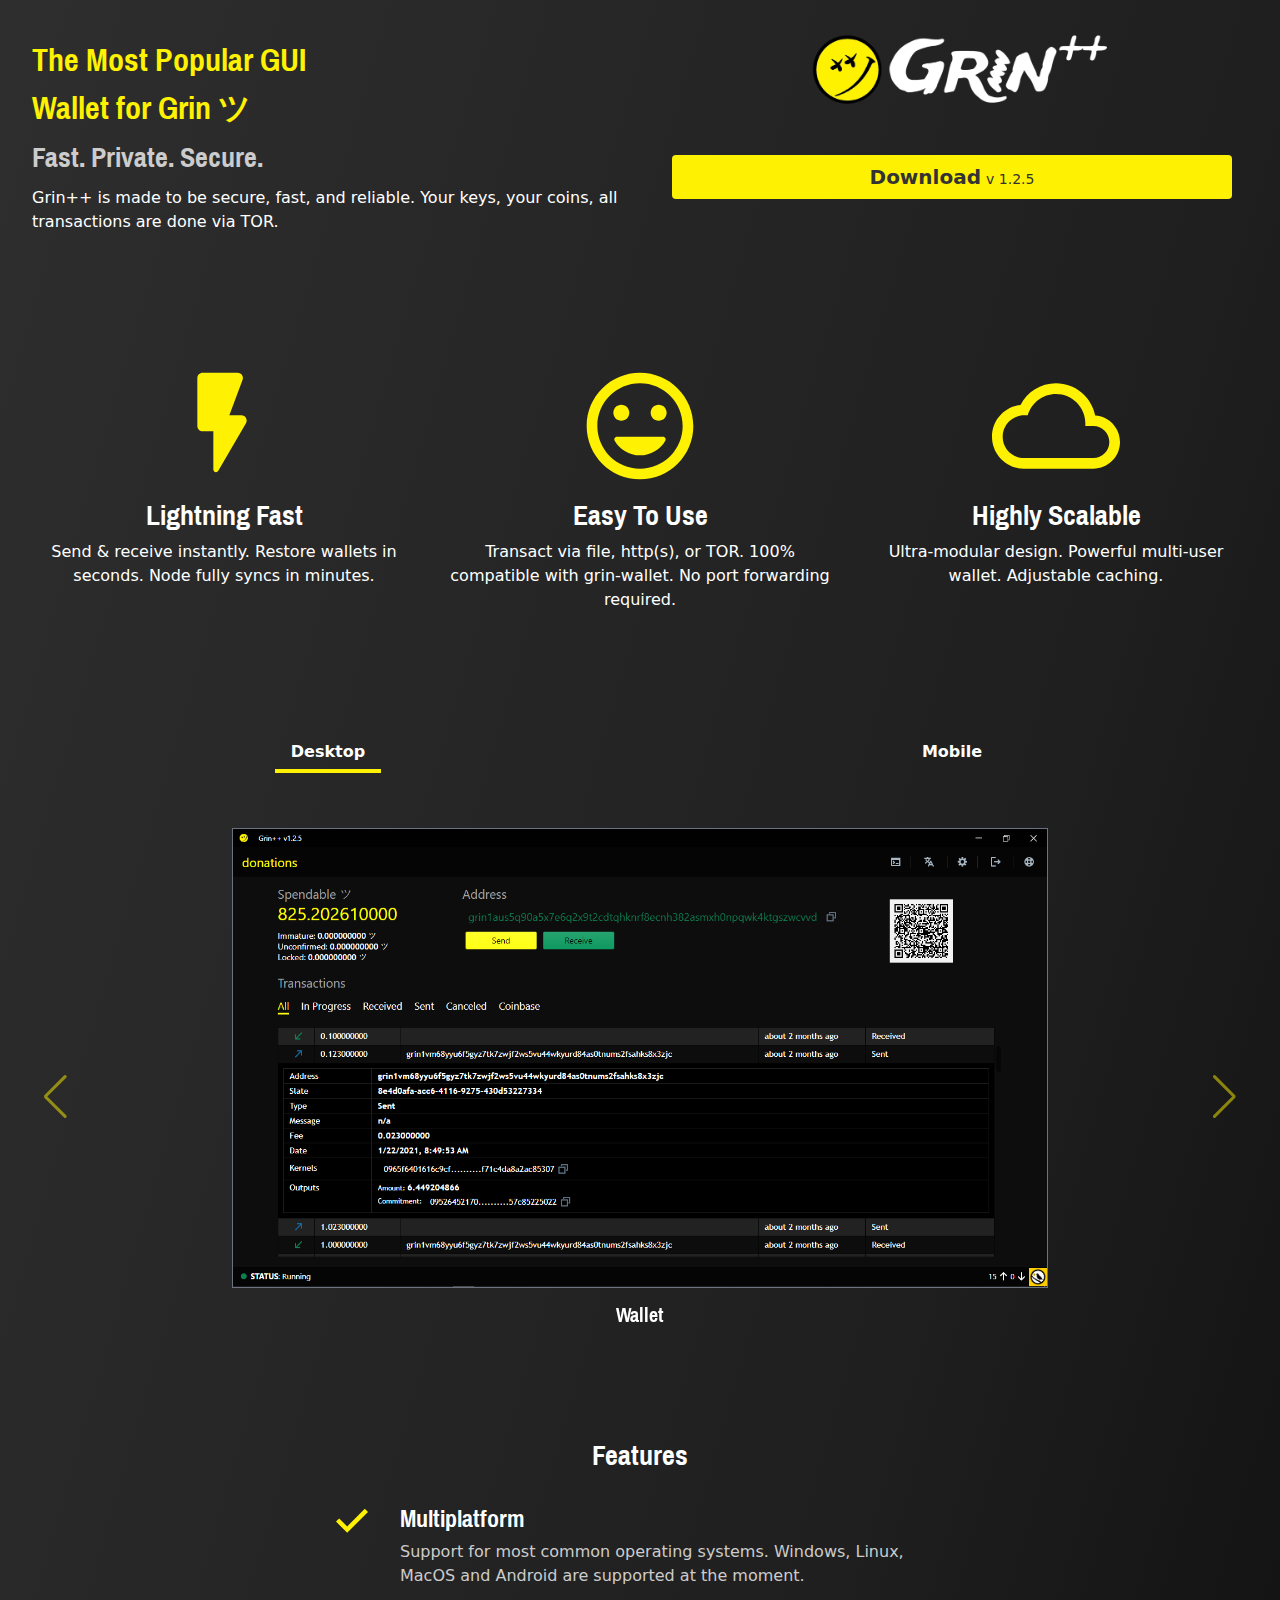
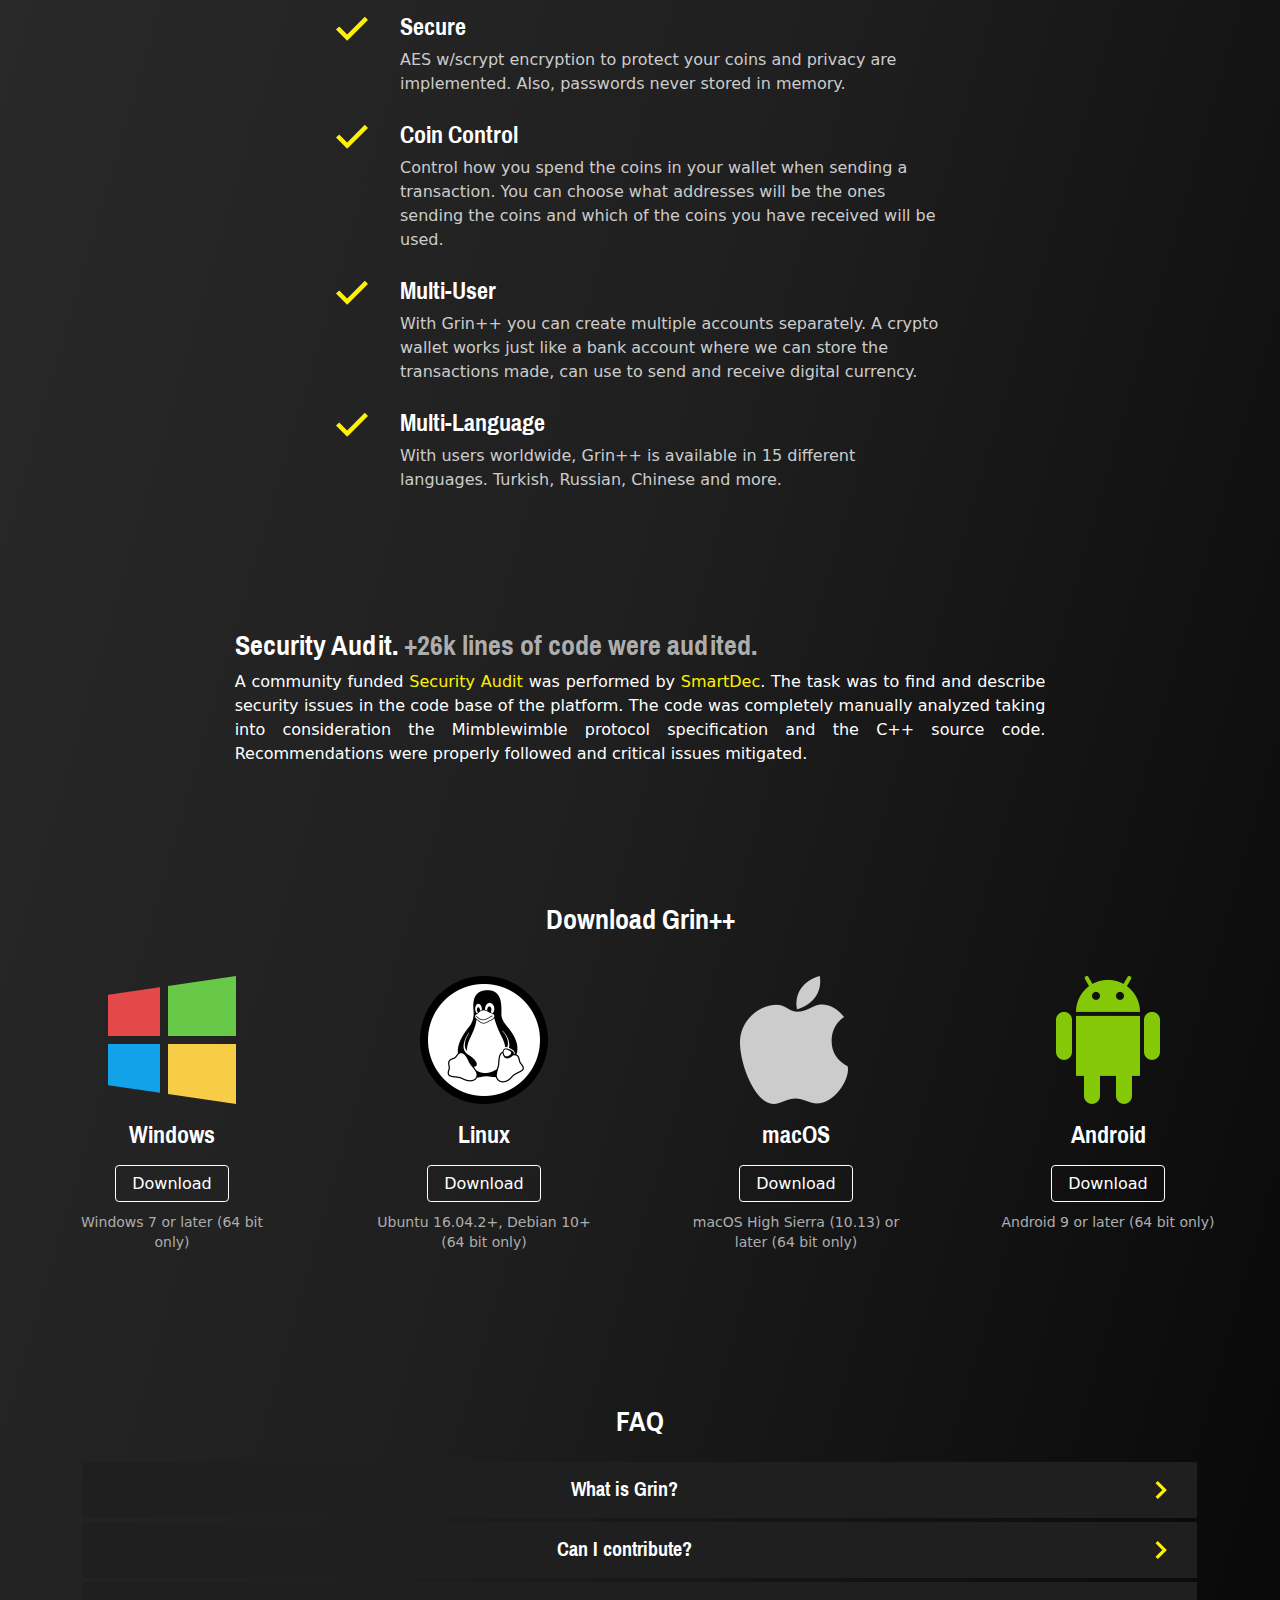
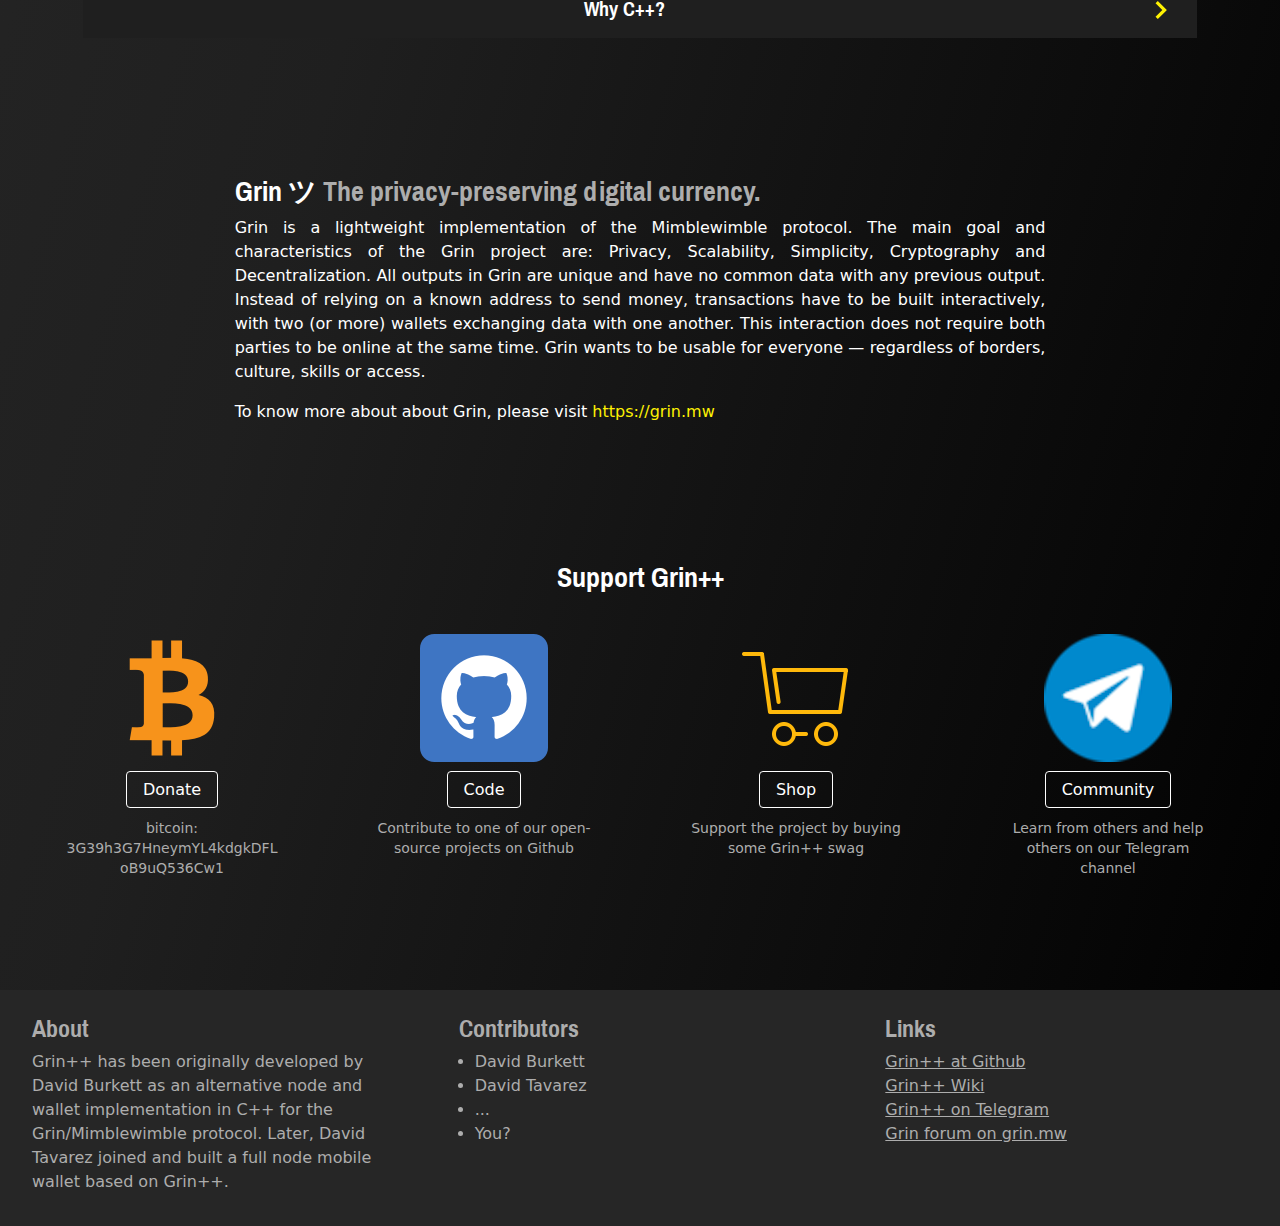
<file: index.html>
<!DOCTYPE html>
<html lang="en">
<head>
  <meta charset="UTF-8">
  <meta name="viewport" content="width=device-width, initial-scale=1.0">
  <meta name="description" content="Lightning Fast, Easy To Use, Private &amp; Secure Grin Wallet for Windows, Linux and macOS" />
  <title>Fast, Private and Secure Grin Wallet - Grin++</title>
  
  <link rel="stylesheet" href="/assets/main.bundle.css">
  <meta name="theme-color" content="#563d7c" />
  <style>
    @font-face {
      font-family: 'Archivo Narrow';
      font-style: normal;
      font-weight: 700;
      src: local('Archivo Narro 700'), local('Archivo-Narrow-700'), url(font/archivo-narrow-700.ttf) format('truetype');
    }
  </style>
</head>
<body class="bg-gradient-to-br from-neutral-600 via-neutral-800 to-black text-white">
  <div>
    
  <main class="container py-8">

    <section class="flex md:hidden">
      <img class="mx-auto mb-8" src="banner.png" alt="Grin++" style="max-width: 200px" />
    </section>

    <section>
      <div class="grid grid-cols-1 md:grid-cols-2 gap-8">
        <div>
          <h1 class="text-grin text-center md:text-left">The Most Popular GUI<br/>Wallet for Grin ツ</h1>
          <h2 class="text-neutral-200 text-center md:text-left pt-0 pb-2">Fast. Private. Secure.</h2>
          <p>
            Grin++ is made to be secure, fast, and reliable. Your keys, your coins, all transactions are done via TOR. 
          </p>
        </div>
        <div>
          <img class="hidden md:flex mx-auto mb-12" src="banner.png" alt="Grin++" style="max-width: 320px" />

          <a class="transition transform rounded bg-grin block py-2 px-4 mx-4 text-center text-neutral-500 hover:text-black hover:shadow-grin active:shadow-grin active:translate-y-0.5" href="#download">
            <span class="text-xl font-black">Download</span>
            <span class="text-sm">v 1.2.5 </span>
          </a>
        </div>
      </div>
    </section>

    <section class="mt-16 md:mt-32">
      <div class="grid grid-cols-1 md:grid-cols-3 gap-8">
        
        <div class="flex flex-row md:flex-col">
          <div class="flex flex-none w-24 md:w-auto items-center justify-center ">
            <img src="/svg/flash_on.svg" alt="" class="mx-auto w-16 md:w-32" />
          </div>
          <div class="md:text-center">
            <h2>Lightning Fast</h2>
            <p>
              Send &amp; receive instantly. Restore wallets in seconds. Node fully syncs in minutes.
            </p>
          </div>
        </div>
        
        <div class="flex flex-row md:flex-col">
          <div class="flex flex-none w-24 md:w-auto items-center justify-center ">
            <img src="/svg/mood.svg" alt="" class="mx-auto w-16 md:w-32" />
          </div>
          <div class="md:text-center">
            <h2>Easy To Use</h2>
            <p>
              Transact via file, http(s), or TOR. 100% compatible with grin-wallet. No port forwarding required.
            </p>
          </div>
        </div>
        
        <div class="flex flex-row md:flex-col">
          <div class="flex flex-none w-24 md:w-auto items-center justify-center ">
            <img src="/svg/cloud_queue.svg" alt="" class="mx-auto w-16 md:w-32" />
          </div>
          <div class="md:text-center">
            <h2>Highly Scalable</h2>
            <p>
              Ultra-modular design. Powerful multi-user wallet. Adjustable caching.
            </p>
          </div>
        </div>
        
      </div>
    </section>

    <section class="mt-16 md:mt-32 -mx-8 md:mx-0" x-data="{selected:'desktop'}">
      <div class="grid grid-cols-2 gap-8">
        <div
          @click="selected = 'desktop'"
          class="text-center cursor-pointer">
          <span
            :class="{ 'border-b-4': selected === 'desktop' }"
            class="font-bold border-grin py-2 px-4">
            Desktop
          </span>
        </div>
        <div
          @click="selected = 'mobile'"
          class="text-center cursor-pointer">
          <span
            :class="{ 'border-b-4': selected === 'mobile' }"
            class="font-bold border-grin py-2 px-4">
            Mobile
          </span>
        </div>
      </div>

      <div x-show="selected === 'desktop'">
        <div class="swiper-container w-full">
          <div class="swiper-wrapper">
            <!-- Slides -->
              
              <div class="swiper-slide p-16 flex items-center justify-center">
                  <div class="flex flex-col">
                    <img class="border border-gray-500" src="/screenshots/desktop/grinpp_wallet.png" alt="" style="max-height: 460px" />
                    <h4 class="text-center mt-2 mb-8">Wallet</h4>
                  </div>
              </div>
              
              <div class="swiper-slide p-16 flex items-center justify-center">
                  <div class="flex flex-col">
                    <img class="border border-gray-500" src="/screenshots/desktop/grinpp_init.png" alt="" style="max-height: 460px" />
                    <h4 class="text-center mt-2 mb-8">Initialize</h4>
                  </div>
              </div>
              
              <div class="swiper-slide p-16 flex items-center justify-center">
                  <div class="flex flex-col">
                    <img class="border border-gray-500" src="/screenshots/desktop/grinpp_create_account.png" alt="" style="max-height: 460px" />
                    <h4 class="text-center mt-2 mb-8">Create an Account</h4>
                  </div>
              </div>
              
              <div class="swiper-slide p-16 flex items-center justify-center">
                  <div class="flex flex-col">
                    <img class="border border-gray-500" src="/screenshots/desktop/grinpp_create_wallet.png" alt="" style="max-height: 460px" />
                    <h4 class="text-center mt-2 mb-8">Create a Wallet</h4>
                  </div>
              </div>
              
              <div class="swiper-slide p-16 flex items-center justify-center">
                  <div class="flex flex-col">
                    <img class="border border-gray-500" src="/screenshots/desktop/grinpp_send_coins.png" alt="" style="max-height: 460px" />
                    <h4 class="text-center mt-2 mb-8">Send Coins</h4>
                  </div>
              </div>
              
              <div class="swiper-slide p-16 flex items-center justify-center">
                  <div class="flex flex-col">
                    <img class="border border-gray-500" src="/screenshots/desktop/grinpp_receive_coins.png" alt="" style="max-height: 460px" />
                    <h4 class="text-center mt-2 mb-8">Receive Coins</h4>
                  </div>
              </div>
              
              <div class="swiper-slide p-16 flex items-center justify-center">
                  <div class="flex flex-col">
                    <img class="border border-gray-500" src="/screenshots/desktop/grinpp_console.png" alt="" style="max-height: 460px" />
                    <h4 class="text-center mt-2 mb-8">Console</h4>
                  </div>
              </div>
              
              <div class="swiper-slide p-16 flex items-center justify-center">
                  <div class="flex flex-col">
                    <img class="border border-gray-500" src="/screenshots/desktop/grinpp_help.png" alt="" style="max-height: 460px" />
                    <h4 class="text-center mt-2 mb-8">Help</h4>
                  </div>
              </div>
              
          </div>

          <div class="swiper-button-prev"></div>
          <div class="swiper-button-next"></div>
        </div>
      </div>

      <div x-show="selected === 'mobile'">
        <div class="swiper-container w-full">
          <div class="swiper-wrapper">
            <!-- Slides -->
              
              <div class="swiper-slide p-16 flex items-center justify-center">
                  <div class="flex flex-col">
                    <img class="border border-gray-500" src="/screenshots/mobile/sync.jpeg" alt="" style="max-height: 460px" />
                    <h4 class="text-center mt-2 mb-8">Sync</h4>
                  </div>
              </div>
              
              <div class="swiper-slide p-16 flex items-center justify-center">
                  <div class="flex flex-col">
                    <img class="border border-gray-500" src="/screenshots/mobile/wallets.jpeg" alt="" style="max-height: 460px" />
                    <h4 class="text-center mt-2 mb-8">Wallets</h4>
                  </div>
              </div>
              
              <div class="swiper-slide p-16 flex items-center justify-center">
                  <div class="flex flex-col">
                    <img class="border border-gray-500" src="/screenshots/mobile/balance.jpeg" alt="" style="max-height: 460px" />
                    <h4 class="text-center mt-2 mb-8">Balance</h4>
                  </div>
              </div>
              
              <div class="swiper-slide p-16 flex items-center justify-center">
                  <div class="flex flex-col">
                    <img class="border border-gray-500" src="/screenshots/mobile/send.jpeg" alt="" style="max-height: 460px" />
                    <h4 class="text-center mt-2 mb-8">Send</h4>
                  </div>
              </div>
              
              <div class="swiper-slide p-16 flex items-center justify-center">
                  <div class="flex flex-col">
                    <img class="border border-gray-500" src="/screenshots/mobile/receive.jpeg" alt="" style="max-height: 460px" />
                    <h4 class="text-center mt-2 mb-8">Receive</h4>
                  </div>
              </div>
              
              <div class="swiper-slide p-16 flex items-center justify-center">
                  <div class="flex flex-col">
                    <img class="border border-gray-500" src="/screenshots/mobile/transactions.jpeg" alt="" style="max-height: 460px" />
                    <h4 class="text-center mt-2 mb-8">Transactions</h4>
                  </div>
              </div>
              
              <div class="swiper-slide p-16 flex items-center justify-center">
                  <div class="flex flex-col">
                    <img class="border border-gray-500" src="/screenshots/mobile/address.jpeg" alt="" style="max-height: 460px" />
                    <h4 class="text-center mt-2 mb-8">Address</h4>
                  </div>
              </div>
              
              <div class="swiper-slide p-16 flex items-center justify-center">
                  <div class="flex flex-col">
                    <img class="border border-gray-500" src="/screenshots/mobile/settings.jpeg" alt="" style="max-height: 460px" />
                    <h4 class="text-center mt-2 mb-8">Settings</h4>
                  </div>
              </div>
              
              <div class="swiper-slide p-16 flex items-center justify-center">
                  <div class="flex flex-col">
                    <img class="border border-gray-500" src="/screenshots/mobile/console.jpeg" alt="" style="max-height: 460px" />
                    <h4 class="text-center mt-2 mb-8">Console</h4>
                  </div>
              </div>
              
          </div>

          <div class="swiper-button-prev"></div>
          <div class="swiper-button-next"></div>
        </div>
      </div>
    </section>

    <section>
      <h2 class="text-center mb-4">Features</h2>
      <div class="grid grid-cols-12">
        <div class="col-start-1 col-span-12 lg:col-start-4 lg:col-span-6">
          <div class="grid grid-cols-1 gap-4">
            
            <div class="flex flex-row">
              <div class="flex flex-none w-16">
                
    <i>
        <svg class="text-grin fill-current text-current w-8 mt-2" viewBox="0 0 20 20"><path d="M0 11l2-2 5 5L18 3l2 2L7 18z"/></svg>
    </i>

              </div>
              <div>
                <h3>Multiplatform</h3>
                <p class="text-neutral-200 max-w-prose">
                  Support for most common operating systems. Windows, Linux, MacOS and Android are supported at the moment.
                </p>
              </div>
            </div>
            
            <div class="flex flex-row">
              <div class="flex flex-none w-16">
                
    <i>
        <svg class="text-grin fill-current text-current w-8 mt-2" viewBox="0 0 20 20"><path d="M0 11l2-2 5 5L18 3l2 2L7 18z"/></svg>
    </i>

              </div>
              <div>
                <h3>Secure</h3>
                <p class="text-neutral-200 max-w-prose">
                  AES w/scrypt encryption to protect your coins and privacy are implemented. Also, passwords never stored in memory. 
                </p>
              </div>
            </div>
            
            <div class="flex flex-row">
              <div class="flex flex-none w-16">
                
    <i>
        <svg class="text-grin fill-current text-current w-8 mt-2" viewBox="0 0 20 20"><path d="M0 11l2-2 5 5L18 3l2 2L7 18z"/></svg>
    </i>

              </div>
              <div>
                <h3>Coin Control</h3>
                <p class="text-neutral-200 max-w-prose">
                  Control how you spend the coins in your wallet when sending a transaction. You can choose what addresses will be the ones sending the coins and which of the coins you have received will be used.
                </p>
              </div>
            </div>
            
            <div class="flex flex-row">
              <div class="flex flex-none w-16">
                
    <i>
        <svg class="text-grin fill-current text-current w-8 mt-2" viewBox="0 0 20 20"><path d="M0 11l2-2 5 5L18 3l2 2L7 18z"/></svg>
    </i>

              </div>
              <div>
                <h3>Multi-User</h3>
                <p class="text-neutral-200 max-w-prose">
                  With Grin++ you can create multiple accounts separately. A crypto wallet works just like a bank account where we can store the transactions made, can use to send and receive digital currency.
                </p>
              </div>
            </div>
            
            <div class="flex flex-row">
              <div class="flex flex-none w-16">
                
    <i>
        <svg class="text-grin fill-current text-current w-8 mt-2" viewBox="0 0 20 20"><path d="M0 11l2-2 5 5L18 3l2 2L7 18z"/></svg>
    </i>

              </div>
              <div>
                <h3>Multi-Language</h3>
                <p class="text-neutral-200 max-w-prose">
                  With users worldwide, Grin++ is available in 15 different languages. Turkish, Russian, Chinese and more.
                </p>
              </div>
            </div>
            
          </div>
        </div>
      </div>
    </section>

    <section class="mt-16 md:mt-32">
      <div class="grid grid-cols-6">
        <div class="col-start-1 col-span-6 lg:col-start-2 lg:col-span-4">
          <h2>
            Security Audit.
            <span class="text-neutral-300">+26k lines of code were audited.</span>
          </h2>
          <p class="text-justify">
            A community funded <a class="text-grin" href="/SmartDec%20Grin%2B%2B%20Security%20Audit.pdf">Security Audit</a> was performed by <a class="text-grin" href="https://smartdec.com/">SmartDec</a>. The task was to find and describe security issues in the code base of the platform. The code was completely manually analyzed taking into consideration the Mimblewimble protocol specification and the C++ source code. Recommendations were properly followed and critical issues mitigated.
          </p>
        </div>
      </div>
    </section>

    <section id="download" class="mt-16 md:mt-32">
      <div class="grid grid-cols-6 gap-4">
        <div class="col-start-1 col-span-6">
          <h2 class="text-center mb-8">Download Grin++</h2>
          <div class="grid grid-cols-1 md:grid-cols-2 lg:grid-cols-4 gap-8">
            
            <div class="text-center mb-4">
              <img class="mx-auto" src="/images/windows.png" alt="" />
              <h3 class="text-center mt-2">Windows</h3>
              <div class="p-4">
                <a class="border transition text-white border-white hover:text-grin hover:border-grin rounded py-2 px-4" href="https://github.com/GrinPlusPlus/GrinPlusPlus/releases/download/v1.2.5/GrinPlusPlus-Setup-1.2.5.exe">Download</a>
              </div>
              <div class="mx-8 text-sm text-neutral-300">Windows 7 or later (64 bit only)</div>
            </div>
            
            <div class="text-center mb-4">
              <img class="mx-auto" src="/images/linux.png" alt="" />
              <h3 class="text-center mt-2">Linux</h3>
              <div class="p-4">
                <a class="border transition text-white border-white hover:text-grin hover:border-grin rounded py-2 px-4" href="https://github.com/GrinPlusPlus/GrinPlusPlus/releases/download/v1.2.5/GrinPlusPlus-1.2.5.AppImage">Download</a>
              </div>
              <div class="mx-8 text-sm text-neutral-300">Ubuntu 16.04.2+, Debian 10+ (64 bit only)</div>
            </div>
            
            <div class="text-center mb-4">
              <img class="mx-auto" src="/images/apple.png" alt="" />
              <h3 class="text-center mt-2">macOS</h3>
              <div class="p-4">
                <a class="border transition text-white border-white hover:text-grin hover:border-grin rounded py-2 px-4" href="https://github.com/GrinPlusPlus/GrinPlusPlus/releases/download/v1.2.5/GrinPlusPlus-1.2.5.dmg">Download</a>
              </div>
              <div class="mx-8 text-sm text-neutral-300">macOS High Sierra (10.13) or later (64 bit only)</div>
            </div>
            
            <div class="text-center mb-4">
              <img class="mx-auto" src="/images/android.png" alt="" />
              <h3 class="text-center mt-2">Android</h3>
              <div class="p-4">
                <a class="border transition text-white border-white hover:text-grin hover:border-grin rounded py-2 px-4" href="https://play.google.com/store/apps/details?id=com.grinplusplus.mobile">Download</a>
              </div>
              <div class="mx-8 text-sm text-neutral-300">Android 9 or later (64 bit only)</div>
            </div>
            
          </div>
        </div>
      </div>
    </section>

    <section class="mt-16 md:mt-32">
      <h2 class="text-center">FAQ</h2>
      <ul class="block md:w-11/12 my-4 mx-auto" x-data="{selected:null}">
        
        <li class="flex align-center flex-col mb-1">
          <h4
            @click="selected !== 1 ? selected = 1 : selected = null"
            class="cursor-pointer px-5 py-3 bg-neutral-800 text-white text-center inline-block hover:-mb-3 flex flex-row">
            <div class="flex-grow">
              What is Grin?
            </div>
            <div
              :class="{ 'rotate-90': selected === 1 }"
              class="transform transition-transform flex-grow-0">
              
    <i>
        <svg class="text-grin fill-current text-current w-8 h-8" viewBox="0 0 20 20"><path d="M12.95 10.707l.707-.707L8 4.343 6.586 5.757 10.828 10l-4.242 4.243L8 15.657l4.95-4.95z"/></svg>
    </i>

            </div>
          </h4>
          <p
            x-show="selected == 1"
            class="bg-white text-neutral-900 p-4">
            Grin is a privacy-preserving digital currency built openly by developers distributed all over the world.
          </p>
        </li>
        
        <li class="flex align-center flex-col mb-1">
          <h4
            @click="selected !== 2 ? selected = 2 : selected = null"
            class="cursor-pointer px-5 py-3 bg-neutral-800 text-white text-center inline-block hover:-mb-3 flex flex-row">
            <div class="flex-grow">
              Can I contribute?
            </div>
            <div
              :class="{ 'rotate-90': selected === 2 }"
              class="transform transition-transform flex-grow-0">
              
    <i>
        <svg class="text-grin fill-current text-current w-8 h-8" viewBox="0 0 20 20"><path d="M12.95 10.707l.707-.707L8 4.343 6.586 5.757 10.828 10l-4.242 4.243L8 15.657l4.95-4.95z"/></svg>
    </i>

            </div>
          </h4>
          <p
            x-show="selected == 2"
            class="bg-white text-neutral-900 p-4">
            ...
          </p>
        </li>
        
        <li class="flex align-center flex-col mb-1">
          <h4
            @click="selected !== 3 ? selected = 3 : selected = null"
            class="cursor-pointer px-5 py-3 bg-neutral-800 text-white text-center inline-block hover:-mb-3 flex flex-row">
            <div class="flex-grow">
              Why C++?
            </div>
            <div
              :class="{ 'rotate-90': selected === 3 }"
              class="transform transition-transform flex-grow-0">
              
    <i>
        <svg class="text-grin fill-current text-current w-8 h-8" viewBox="0 0 20 20"><path d="M12.95 10.707l.707-.707L8 4.343 6.586 5.757 10.828 10l-4.242 4.243L8 15.657l4.95-4.95z"/></svg>
    </i>

            </div>
          </h4>
          <p
            x-show="selected == 3"
            class="bg-white text-neutral-900 p-4">
            ...
          </p>
        </li>
        
      </ul>
    </section>

    

    <section class="mt-16 md:mt-32">
      <div class="grid grid-cols-6">
        <div class="col-start-1 col-span-6 lg:col-start-2 lg:col-span-4">
          <h2>
           Grin ツ
           <span class="text-neutral-300">The privacy-preserving digital currency.</span>
         </h2>
           
          <p class="text-justify">
            Grin is a lightweight implementation of the Mimblewimble protocol. The main goal and characteristics of the Grin project are: Privacy, Scalability, Simplicity, Cryptography and Decentralization. All outputs in Grin are unique and have no common data with any previous output. Instead of relying on a known address to send money, transactions have to be built interactively, with two (or more) wallets exchanging data with one another. This interaction does not require both parties to be online at the same time. Grin wants to be usable for everyone — regardless of borders, culture, skills or access.
          </p>
          <p class="mt-4">
            To know more about about Grin, please visit <a class="text-grin" href="https://grin.mw">https://grin.mw</a>
          </p>
        </div>
      </div>
    </section>

    <section class="mt-16 md:mt-32">
      <div class="grid grid-cols-6 gap-4">
        <div class="col-start-1 col-span-6">
          <h2 class="text-center mb-8">Support Grin++</h2>
          <div class="grid grid-cols-1 md:grid-cols-2 lg:grid-cols-4 gap-8">
            
            <div class="text-center mb-4">
              <img class="mx-auto" src="/images/bitcoin-icon.png" alt="" />
              <div class="p-4">
                <a class="border transition text-white border-white hover:text-grin hover:border-grin rounded py-2 px-4" href="/images/donate-icon.png">Donate</a>
              </div>
              <div class="mx-8 text-sm text-neutral-300 break-words">bitcoin: 3G39h3G7HneymYL4kdgkDFLoB9uQ536Cw1</div>
            </div>
            
            <div class="text-center mb-4">
              <img class="mx-auto" src="/images/coding-icon.png" alt="" />
              <div class="p-4">
                <a class="border transition text-white border-white hover:text-grin hover:border-grin rounded py-2 px-4" href="https://github.com/GrinPlusPlus">Code</a>
              </div>
              <div class="mx-8 text-sm text-neutral-300 break-words">Contribute to one of our open-source projects on Github</div>
            </div>
            
            <div class="text-center mb-4">
              <img class="mx-auto" src="/images/shopping-icon.png" alt="" />
              <div class="p-4">
                <a class="border transition text-white border-white hover:text-grin hover:border-grin rounded py-2 px-4" href="https://shop.grinplusplus.com/">Shop</a>
              </div>
              <div class="mx-8 text-sm text-neutral-300 break-words">Support the project by buying some Grin++ swag</div>
            </div>
            
            <div class="text-center mb-4">
              <img class="mx-auto" src="/images/telegram.png" alt="" />
              <div class="p-4">
                <a class="border transition text-white border-white hover:text-grin hover:border-grin rounded py-2 px-4" href="https://t.me/GrinPP">Community</a>
              </div>
              <div class="mx-8 text-sm text-neutral-300 break-words">Learn from others and help others on our Telegram channel</div>
            </div>
            
          </div>
        </div>
      </div>
    </section>

  </main>

    <footer class="footer bg-neutral-700 text-neutral-300 mt-16">
  <div class="container">
    <div class="grid grid-cols-1 md:grid-cols-3 gap-8 md:gap-16 pt-4 pb-8">

      <div>
        <h3>About</h3>
        <p>
          Grin++ has been originally developed by David Burkett as an alternative node and wallet implementation in C++ for the Grin/Mimblewimble protocol. Later, David Tavarez joined and built a full node mobile wallet based on Grin++.
        </p>
      </div>

      <div>
        <h3>Contributors</h3>
        <ul class="ml-4 list-disc">
          
          <li>David Burkett</li>
          
          <li>David Tavarez</li>
          
          <li>...</li>
          
          <li>You?</li>
          
        </ul>
      </div>

      <div>
        <h3>Links</h3>
        <ul class="list-none">
          
          <li>
            <a class="text-neutral-300 hover:text-grin" href="https://github.com/GrinPlusPlus">
              Grin++ at Github
            </a>
          </li>
          
          <li>
            <a class="text-neutral-300 hover:text-grin" href="https://github.com/GrinPlusPlus/GrinPlusPlus/wiki">
              Grin++ Wiki
            </a>
          </li>
          
          <li>
            <a class="text-neutral-300 hover:text-grin" href="https://t.me/GrinPP">
              Grin++ on Telegram
            </a>
          </li>
          
          <li>
            <a class="text-neutral-300 hover:text-grin" href="https://forum.grin.mw">
              Grin forum on grin.mw
            </a>
          </li>
          
        </ul>

      </div> 

    </div>
  </div>
</footer>

  </div>
</body>
<script src="/assets/main.bundle.js" defer></script>
</html>
</file>
<file: assets/main.bundle.css>
/*! modern-normalize v1.0.0 | MIT License | https://github.com/sindresorhus/modern-normalize */

/*
Document
========
*/

/**
Use a better box model (opinionated).
*/

*,
*::before,
*::after {
  box-sizing: border-box;
}

/**
Use a more readable tab size (opinionated).
*/

:root {
  -moz-tab-size: 4;
  -o-tab-size: 4;
     tab-size: 4;
}

/**
1. Correct the line height in all browsers.
2. Prevent adjustments of font size after orientation changes in iOS.
*/

html {
  line-height: 1.15; /* 1 */
  -webkit-text-size-adjust: 100%; /* 2 */
}

/*
Sections
========
*/

/**
Remove the margin in all browsers.
*/

body {
  margin: 0;
}

/**
Improve consistency of default fonts in all browsers. (https://github.com/sindresorhus/modern-normalize/issues/3)
*/

body {
  font-family:
		system-ui,
		-apple-system, /* Firefox supports this but not yet `system-ui` */
		'Segoe UI',
		Roboto,
		Helvetica,
		Arial,
		sans-serif,
		'Apple Color Emoji',
		'Segoe UI Emoji';
}

/*
Grouping content
================
*/

/**
1. Add the correct height in Firefox.
2. Correct the inheritance of border color in Firefox. (https://bugzilla.mozilla.org/show_bug.cgi?id=190655)
*/

hr {
  height: 0; /* 1 */
  color: inherit; /* 2 */
}

/*
Text-level semantics
====================
*/

/**
Add the correct text decoration in Chrome, Edge, and Safari.
*/

abbr[title] {
  -webkit-text-decoration: underline dotted;
          text-decoration: underline dotted;
}

/**
Add the correct font weight in Edge and Safari.
*/

b,
strong {
  font-weight: bolder;
}

/**
1. Improve consistency of default fonts in all browsers. (https://github.com/sindresorhus/modern-normalize/issues/3)
2. Correct the odd 'em' font sizing in all browsers.
*/

code,
kbd,
samp,
pre {
  font-family:
		ui-monospace,
		SFMono-Regular,
		Consolas,
		'Liberation Mono',
		Menlo,
		monospace; /* 1 */
  font-size: 1em; /* 2 */
}

/**
Add the correct font size in all browsers.
*/

small {
  font-size: 80%;
}

/**
Prevent 'sub' and 'sup' elements from affecting the line height in all browsers.
*/

sub,
sup {
  font-size: 75%;
  line-height: 0;
  position: relative;
  vertical-align: baseline;
}

sub {
  bottom: -0.25em;
}

sup {
  top: -0.5em;
}

/*
Tabular data
============
*/

/**
1. Remove text indentation from table contents in Chrome and Safari. (https://bugs.chromium.org/p/chromium/issues/detail?id=999088, https://bugs.webkit.org/show_bug.cgi?id=201297)
2. Correct table border color inheritance in all Chrome and Safari. (https://bugs.chromium.org/p/chromium/issues/detail?id=935729, https://bugs.webkit.org/show_bug.cgi?id=195016)
*/

table {
  text-indent: 0; /* 1 */
  border-color: inherit; /* 2 */
}

/*
Forms
=====
*/

/**
1. Change the font styles in all browsers.
2. Remove the margin in Firefox and Safari.
*/

button,
input,
optgroup,
select,
textarea {
  font-family: inherit; /* 1 */
  font-size: 100%; /* 1 */
  line-height: 1.15; /* 1 */
  margin: 0; /* 2 */
}

/**
Remove the inheritance of text transform in Edge and Firefox.
1. Remove the inheritance of text transform in Firefox.
*/

button,
select { /* 1 */
  text-transform: none;
}

/**
Correct the inability to style clickable types in iOS and Safari.
*/

button {
  -webkit-appearance: button;
}

/**
Remove the inner border and padding in Firefox.
*/

/**
Restore the focus styles unset by the previous rule.
*/

/**
Remove the additional ':invalid' styles in Firefox.
See: https://github.com/mozilla/gecko-dev/blob/2f9eacd9d3d995c937b4251a5557d95d494c9be1/layout/style/res/forms.css#L728-L737
*/

/**
Remove the padding so developers are not caught out when they zero out 'fieldset' elements in all browsers.
*/

legend {
  padding: 0;
}

/**
Add the correct vertical alignment in Chrome and Firefox.
*/

progress {
  vertical-align: baseline;
}

/**
Correct the cursor style of increment and decrement buttons in Safari.
*/

/**
1. Correct the odd appearance in Chrome and Safari.
2. Correct the outline style in Safari.
*/

/**
Remove the inner padding in Chrome and Safari on macOS.
*/

/**
1. Correct the inability to style clickable types in iOS and Safari.
2. Change font properties to 'inherit' in Safari.
*/

/*
Interactive
===========
*/

/*
Add the correct display in Chrome and Safari.
*/

summary {
  display: list-item;
}

/**
 * Manually forked from SUIT CSS Base: https://github.com/suitcss/base
 * A thin layer on top of normalize.css that provides a starting point more
 * suitable for web applications.
 */

/**
 * Removes the default spacing and border for appropriate elements.
 */

blockquote,
dl,
dd,
h1,
h2,
h3,
h4,
h5,
h6,
hr,
figure,
p,
pre {
  margin: 0;
}

button {
  background-color: transparent;
  background-image: none;
}

/**
 * Work around a Firefox/IE bug where the transparent `button` background
 * results in a loss of the default `button` focus styles.
 */

button:focus {
  outline: 1px dotted;
  outline: 5px auto -webkit-focus-ring-color;
}

fieldset {
  margin: 0;
  padding: 0;
}

ol,
ul {
  list-style: none;
  margin: 0;
  padding: 0;
}

/**
 * Tailwind custom reset styles
 */

/**
 * 1. Use the user's configured `sans` font-family (with Tailwind's default
 *    sans-serif font stack as a fallback) as a sane default.
 * 2. Use Tailwind's default "normal" line-height so the user isn't forced
 *    to override it to ensure consistency even when using the default theme.
 */

html {
  font-family: ui-sans-serif, system-ui, -apple-system, BlinkMacSystemFont, "Segoe UI", Roboto, "Helvetica Neue", Arial, "Noto Sans", sans-serif, "Apple Color Emoji", "Segoe UI Emoji", "Segoe UI Symbol", "Noto Color Emoji"; /* 1 */
  line-height: 1.5; /* 2 */
}

/**
 * Inherit font-family and line-height from `html` so users can set them as
 * a class directly on the `html` element.
 */

body {
  font-family: inherit;
  line-height: inherit;
}

/**
 * 1. Prevent padding and border from affecting element width.
 *
 *    We used to set this in the html element and inherit from
 *    the parent element for everything else. This caused issues
 *    in shadow-dom-enhanced elements like <details> where the content
 *    is wrapped by a div with box-sizing set to `content-box`.
 *
 *    https://github.com/mozdevs/cssremedy/issues/4
 *
 *
 * 2. Allow adding a border to an element by just adding a border-width.
 *
 *    By default, the way the browser specifies that an element should have no
 *    border is by setting it's border-style to `none` in the user-agent
 *    stylesheet.
 *
 *    In order to easily add borders to elements by just setting the `border-width`
 *    property, we change the default border-style for all elements to `solid`, and
 *    use border-width to hide them instead. This way our `border` utilities only
 *    need to set the `border-width` property instead of the entire `border`
 *    shorthand, making our border utilities much more straightforward to compose.
 *
 *    https://github.com/tailwindcss/tailwindcss/pull/116
 */

*,
::before,
::after {
  box-sizing: border-box; /* 1 */
  border-width: 0; /* 2 */
  border-style: solid; /* 2 */
  border-color: #e5e7eb; /* 2 */
}

/*
 * Ensure horizontal rules are visible by default
 */

hr {
  border-top-width: 1px;
}

/**
 * Undo the `border-style: none` reset that Normalize applies to images so that
 * our `border-{width}` utilities have the expected effect.
 *
 * The Normalize reset is unnecessary for us since we default the border-width
 * to 0 on all elements.
 *
 * https://github.com/tailwindcss/tailwindcss/issues/362
 */

img {
  border-style: solid;
}

textarea {
  resize: vertical;
}

input::-moz-placeholder, textarea::-moz-placeholder {
  color: #9ca3af;
}

input:-ms-input-placeholder, textarea:-ms-input-placeholder {
  color: #9ca3af;
}

input::placeholder,
textarea::placeholder {
  color: #9ca3af;
}

button {
  cursor: pointer;
}

table {
  border-collapse: collapse;
}

h1,
h2,
h3,
h4,
h5,
h6 {
  font-size: inherit;
  font-weight: inherit;
}

/**
 * Reset links to optimize for opt-in styling instead of
 * opt-out.
 */

a {
  color: inherit;
  text-decoration: inherit;
}

/**
 * Reset form element properties that are easy to forget to
 * style explicitly so you don't inadvertently introduce
 * styles that deviate from your design system. These styles
 * supplement a partial reset that is already applied by
 * normalize.css.
 */

button,
input,
optgroup,
select,
textarea {
  padding: 0;
  line-height: inherit;
  color: inherit;
}

/**
 * Use the configured 'mono' font family for elements that
 * are expected to be rendered with a monospace font, falling
 * back to the system monospace stack if there is no configured
 * 'mono' font family.
 */

pre,
code,
kbd,
samp {
  font-family: ui-monospace, SFMono-Regular, Menlo, Monaco, Consolas, "Liberation Mono", "Courier New", monospace;
}

/**
 * Make replaced elements `display: block` by default as that's
 * the behavior you want almost all of the time. Inspired by
 * CSS Remedy, with `svg` added as well.
 *
 * https://github.com/mozdevs/cssremedy/issues/14
 */

img,
svg,
video,
canvas,
audio,
iframe,
embed,
object {
  display: block;
  vertical-align: middle;
}

/**
 * Constrain images and videos to the parent width and preserve
 * their instrinsic aspect ratio.
 *
 * https://github.com/mozdevs/cssremedy/issues/14
 */

img,
video {
  max-width: 100%;
  height: auto;
}


      textarea,
      select
     {
  -webkit-appearance: none;
     -moz-appearance: none;
          appearance: none;
  background-color: #fff;
  border-color: #6b7280;
  border-width: 1px;
  border-radius: 0px;
  padding-top: 0.5rem;
  padding-right: 0.75rem;
  padding-bottom: 0.5rem;
  padding-left: 0.75rem;
  font-size: 1rem;
  line-height: 1.5rem;
}

 textarea:focus, select:focus {
  outline: 2px solid transparent;
  outline-offset: 2px;
  --tw-ring-inset: var(--tw-empty,/*!*/ /*!*/);
  --tw-ring-offset-width: 0px;
  --tw-ring-offset-color: #fff;
  --tw-ring-color: #2563eb;
  --tw-ring-offset-shadow: var(--tw-ring-inset) 0 0 0 var(--tw-ring-offset-width) var(--tw-ring-offset-color);
  --tw-ring-shadow: var(--tw-ring-inset) 0 0 0 calc(1px + var(--tw-ring-offset-width)) var(--tw-ring-color);
  box-shadow: var(--tw-ring-offset-shadow), var(--tw-ring-shadow), var(--tw-shadow, 0 0 #0000);
  border-color: #2563eb;
}

input::-moz-placeholder, textarea::-moz-placeholder {
  color: #6b7280;
  opacity: 1;
}

input:-ms-input-placeholder, textarea:-ms-input-placeholder {
  color: #6b7280;
  opacity: 1;
}

input::placeholder, textarea::placeholder {
  color: #6b7280;
  opacity: 1;
}

select {
  background-image: url("data:image/svg+xml,%3csvg xmlns='http://www.w3.org/2000/svg' fill='none' viewBox='0 0 20 20'%3e%3cpath stroke='%236b7280' stroke-linecap='round' stroke-linejoin='round' stroke-width='1.5' d='M6 8l4 4 4-4'/%3e%3c/svg%3e");
  background-position: right 0.5rem center;
  background-repeat: no-repeat;
  background-size: 1.5em 1.5em;
  padding-right: 2.5rem;
  -webkit-print-color-adjust: exact;
          color-adjust: exact;
}

h1 {
  font-family: 'Archivo Narrow', sans-serif;
  font-size: 2rem;
  font-weight: bold;
  padding: 0.25rem 0;
}

h2 {
  font-family: 'Archivo Narrow', sans-serif;
  font-size: 1.75rem;
  font-weight: bold;
  padding: 0.25rem 0;
}

h3 {
  font-family: 'Archivo Narrow', sans-serif;
  font-size: 1.5rem;
  font-weight: bold;
  padding: 0.25rem 0;
}

h4 {
  font-family: 'Archivo Narrow', sans-serif;
  font-size: 1.25rem;
  font-weight: medium;
  padding: 0.25rem 0;
}

h5 {
  font-size: 1.125rem;
  font-weight: bold;
}

p a:hover, .footer a {
  text-decoration: underline;
}

.container {
  width: 100%;
  margin-right: auto;
  margin-left: auto;
  padding-right: 2rem;
  padding-left: 2rem;
}

@media (min-width: 640px) {
  .container {
    max-width: 640px;
  }
}

@media (min-width: 768px) {
  .container {
    max-width: 768px;
  }
}

@media (min-width: 1024px) {
  .container {
    max-width: 1024px;
  }
}

@media (min-width: 1280px) {
  .container {
    max-width: 1280px;
  }
}

@media (min-width: 1536px) {
  .container {
    max-width: 1536px;
  }
}

/* Custom Components Go Here. */

.bg-white {
  --tw-bg-opacity: 1;
  background-color: rgba(255, 255, 255, var(--tw-bg-opacity));
}

.bg-grin {
  --tw-bg-opacity: 1;
  background-color: rgba(254, 241, 2, var(--tw-bg-opacity));
}

.bg-neutral-700 {
  --tw-bg-opacity: 1;
  background-color: rgba(38, 38, 38, var(--tw-bg-opacity));
}

.bg-neutral-800 {
  --tw-bg-opacity: 1;
  background-color: rgba(31, 31, 31, var(--tw-bg-opacity));
}

.bg-gradient-to-br {
  background-image: linear-gradient(to bottom right, var(--tw-gradient-stops));
}

.from-neutral-600 {
  --tw-gradient-from: #2e2e2e;
  --tw-gradient-stops: var(--tw-gradient-from), var(--tw-gradient-to, rgba(46, 46, 46, 0));
}

.via-neutral-800 {
  --tw-gradient-stops: var(--tw-gradient-from), #1f1f1f, var(--tw-gradient-to, rgba(31, 31, 31, 0));
}

.to-black {
  --tw-gradient-to: #000;
}

.border-white {
  --tw-border-opacity: 1;
  border-color: rgba(255, 255, 255, var(--tw-border-opacity));
}

.border-gray-500 {
  --tw-border-opacity: 1;
  border-color: rgba(107, 114, 128, var(--tw-border-opacity));
}

.border-grin {
  --tw-border-opacity: 1;
  border-color: rgba(254, 241, 2, var(--tw-border-opacity));
}

.hover\:border-grin:hover {
  --tw-border-opacity: 1;
  border-color: rgba(254, 241, 2, var(--tw-border-opacity));
}

.rounded {
  border-radius: 0.25rem;
}

.rounded-full {
  border-radius: 9999px;
}

.border {
  border-width: 1px;
}

.border-l-2 {
  border-left-width: 2px;
}

.border-b-4 {
  border-bottom-width: 4px;
}

.cursor-pointer {
  cursor: pointer;
}

.block {
  display: block;
}

.inline-block {
  display: inline-block;
}

.flex {
  display: flex;
}

.table {
  display: table;
}

.grid {
  display: grid;
}

.hidden {
  display: none;
}

.flex-row {
  flex-direction: row;
}

.flex-col {
  flex-direction: column;
}

.items-center {
  align-items: center;
}

.justify-center {
  justify-content: center;
}

.flex-none {
  flex: none;
}

.flex-grow-0 {
  flex-grow: 0;
}

.flex-grow {
  flex-grow: 1;
}

.font-bold {
  font-weight: 700;
}

.font-black {
  font-weight: 900;
}

.h-6 {
  height: 1.5rem;
}

.h-8 {
  height: 2rem;
}

.text-sm {
  font-size: 0.875rem;
  line-height: 1.25rem;
}

.text-xl {
  font-size: 1.25rem;
  line-height: 1.75rem;
}

.list-none {
  list-style-type: none;
}

.list-disc {
  list-style-type: disc;
}

.my-4 {
  margin-top: 1rem;
  margin-bottom: 1rem;
}

.mx-4 {
  margin-left: 1rem;
  margin-right: 1rem;
}

.mx-8 {
  margin-left: 2rem;
  margin-right: 2rem;
}

.mx-auto {
  margin-left: auto;
  margin-right: auto;
}

.-mx-8 {
  margin-left: -2rem;
  margin-right: -2rem;
}

.mb-1 {
  margin-bottom: 0.25rem;
}

.mt-2 {
  margin-top: 0.5rem;
}

.mt-3 {
  margin-top: 0.75rem;
}

.mt-4 {
  margin-top: 1rem;
}

.mb-4 {
  margin-bottom: 1rem;
}

.ml-4 {
  margin-left: 1rem;
}

.mb-8 {
  margin-bottom: 2rem;
}

.mb-12 {
  margin-bottom: 3rem;
}

.ml-12 {
  margin-left: 3rem;
}

.mt-16 {
  margin-top: 4rem;
}

.-ml-20 {
  margin-left: -5rem;
}

.-ml-28 {
  margin-left: -7rem;
}

.max-w-prose {
  max-width: 65ch;
}

.overflow-hidden {
  overflow: hidden;
}

.p-2 {
  padding: 0.5rem;
}

.p-4 {
  padding: 1rem;
}

.p-16 {
  padding: 4rem;
}

.py-2 {
  padding-top: 0.5rem;
  padding-bottom: 0.5rem;
}

.py-3 {
  padding-top: 0.75rem;
  padding-bottom: 0.75rem;
}

.px-4 {
  padding-left: 1rem;
  padding-right: 1rem;
}

.px-5 {
  padding-left: 1.25rem;
  padding-right: 1.25rem;
}

.py-8 {
  padding-top: 2rem;
  padding-bottom: 2rem;
}

.pt-0 {
  padding-top: 0px;
}

.pb-2 {
  padding-bottom: 0.5rem;
}

.pt-4 {
  padding-top: 1rem;
}

.pt-8 {
  padding-top: 2rem;
}

.pb-8 {
  padding-bottom: 2rem;
}

.pb-10 {
  padding-bottom: 2.5rem;
}

.pr-12 {
  padding-right: 3rem;
}

.pl-16 {
  padding-left: 4rem;
}

.absolute {
  position: absolute;
}

.relative {
  position: relative;
}

.-bottom-6 {
  bottom: -1.5rem;
}

* {
  --tw-shadow: 0 0 #0000;
}

.hover\:shadow-grin:hover {
  --tw-shadow: 0 0 20px 3px rgba(254,241,2,.5);
  box-shadow: var(--tw-ring-offset-shadow, 0 0 #0000), var(--tw-ring-shadow, 0 0 #0000), var(--tw-shadow);
}

* {
  --tw-ring-inset: var(--tw-empty,/*!*/ /*!*/);
  --tw-ring-offset-width: 0px;
  --tw-ring-offset-color: #fff;
  --tw-ring-color: rgba(59, 130, 246, 0.5);
  --tw-ring-offset-shadow: 0 0 #0000;
  --tw-ring-shadow: 0 0 #0000;
}

.fill-current {
  fill: currentColor;
}

.text-center {
  text-align: center;
}

.text-justify {
  text-align: justify;
}

.text-current {
  color: currentColor;
}

.text-black {
  --tw-text-opacity: 1;
  color: rgba(0, 0, 0, var(--tw-text-opacity));
}

.text-white {
  --tw-text-opacity: 1;
  color: rgba(255, 255, 255, var(--tw-text-opacity));
}

.text-grin {
  --tw-text-opacity: 1;
  color: rgba(254, 241, 2, var(--tw-text-opacity));
}

.text-neutral-200 {
  --tw-text-opacity: 1;
  color: rgba(204, 204, 204, var(--tw-text-opacity));
}

.text-neutral-300 {
  --tw-text-opacity: 1;
  color: rgba(173, 173, 173, var(--tw-text-opacity));
}

.text-neutral-500 {
  --tw-text-opacity: 1;
  color: rgba(51, 51, 51, var(--tw-text-opacity));
}

.text-neutral-900 {
  --tw-text-opacity: 1;
  color: rgba(25, 25, 25, var(--tw-text-opacity));
}

.hover\:text-black:hover {
  --tw-text-opacity: 1;
  color: rgba(0, 0, 0, var(--tw-text-opacity));
}

.hover\:text-grin:hover {
  --tw-text-opacity: 1;
  color: rgba(254, 241, 2, var(--tw-text-opacity));
}

.break-words {
  overflow-wrap: break-word;
}

.w-6 {
  width: 1.5rem;
}

.w-8 {
  width: 2rem;
}

.w-16 {
  width: 4rem;
}

.w-24 {
  width: 6rem;
}

.w-full {
  width: 100%;
}

.z-10 {
  z-index: 10;
}

.gap-4 {
  gap: 1rem;
}

.gap-8 {
  gap: 2rem;
}

.grid-cols-1 {
  grid-template-columns: repeat(1, minmax(0, 1fr));
}

.grid-cols-2 {
  grid-template-columns: repeat(2, minmax(0, 1fr));
}

.grid-cols-6 {
  grid-template-columns: repeat(6, minmax(0, 1fr));
}

.grid-cols-12 {
  grid-template-columns: repeat(12, minmax(0, 1fr));
}

.col-span-6 {
  grid-column: span 6 / span 6;
}

.col-span-12 {
  grid-column: span 12 / span 12;
}

.col-start-1 {
  grid-column-start: 1;
}

.transform {
  --tw-translate-x: 0;
  --tw-translate-y: 0;
  --tw-rotate: 0;
  --tw-skew-x: 0;
  --tw-skew-y: 0;
  --tw-scale-x: 1;
  --tw-scale-y: 1;
  transform: translateX(var(--tw-translate-x)) translateY(var(--tw-translate-y)) rotate(var(--tw-rotate)) skewX(var(--tw-skew-x)) skewY(var(--tw-skew-y)) scaleX(var(--tw-scale-x)) scaleY(var(--tw-scale-y));
}

.origin-top-left {
  transform-origin: top left;
}

.rotate-90 {
  --tw-rotate: 90deg;
}

.-rotate-45 {
  --tw-rotate: -45deg;
}

.active\:translate-y-0:active {
  --tw-translate-y: 0px;
}

.active\:translate-y-0\.5:active {
  --tw-translate-y: 0.125rem;
}

.transition {
  transition-property: background-color, border-color, color, fill, stroke, opacity, box-shadow, transform;
  transition-timing-function: cubic-bezier(0.4, 0, 0.2, 1);
  transition-duration: 150ms;
}

.transition-transform {
  transition-property: transform;
  transition-timing-function: cubic-bezier(0.4, 0, 0.2, 1);
  transition-duration: 150ms;
}

@-webkit-keyframes spin {
  to {
    transform: rotate(360deg);
  }
}

@keyframes spin {
  to {
    transform: rotate(360deg);
  }
}

@-webkit-keyframes ping {
  75%, 100% {
    transform: scale(2);
    opacity: 0;
  }
}

@keyframes ping {
  75%, 100% {
    transform: scale(2);
    opacity: 0;
  }
}

@-webkit-keyframes pulse {
  50% {
    opacity: .5;
  }
}

@keyframes pulse {
  50% {
    opacity: .5;
  }
}

@-webkit-keyframes bounce {
  0%, 100% {
    transform: translateY(-25%);
    -webkit-animation-timing-function: cubic-bezier(0.8,0,1,1);
            animation-timing-function: cubic-bezier(0.8,0,1,1);
  }

  50% {
    transform: none;
    -webkit-animation-timing-function: cubic-bezier(0,0,0.2,1);
            animation-timing-function: cubic-bezier(0,0,0.2,1);
  }
}

@keyframes bounce {
  0%, 100% {
    transform: translateY(-25%);
    -webkit-animation-timing-function: cubic-bezier(0.8,0,1,1);
            animation-timing-function: cubic-bezier(0.8,0,1,1);
  }

  50% {
    transform: none;
    -webkit-animation-timing-function: cubic-bezier(0,0,0.2,1);
            animation-timing-function: cubic-bezier(0,0,0.2,1);
  }
}

/* Custom Utilities Go Here. */

/**
 * Swiper 6.6.2
 * Most modern mobile touch slider and framework with hardware accelerated transitions
 * https://swiperjs.com
 *
 * Copyright 2014-2021 Vladimir Kharlampidi
 *
 * Released under the MIT License
 *
 * Released on: May 19, 2021
 */

@font-face {
  font-family: 'swiper-icons';

  src: url('data:application/font-woff;charset=utf-8;base64, [base64]//wADZ2x5ZgAAAywAAADMAAAD2MHtryVoZWFkAAABbAAAADAAAAA2E2+eoWhoZWEAAAGcAAAAHwAAACQC9gDzaG10eAAAAigAAAAZAAAArgJkABFsb2NhAAAC0AAAAFoAAABaFQAUGG1heHAAAAG8AAAAHwAAACAAcABAbmFtZQAAA/gAAAE5AAACXvFdBwlwb3N0AAAFNAAAAGIAAACE5s74hXjaY2BkYGAAYpf5Hu/j+W2+MnAzMYDAzaX6QjD6/4//Bxj5GA8AuRwMYGkAPywL13jaY2BkYGA88P8Agx4j+/8fQDYfA1AEBWgDAIB2BOoAeNpjYGRgYNBh4GdgYgABEMnIABJzYNADCQAACWgAsQB42mNgYfzCOIGBlYGB0YcxjYGBwR1Kf2WQZGhhYGBiYGVmgAFGBiQQkOaawtDAoMBQxXjg/wEGPcYDDA4wNUA2CCgwsAAAO4EL6gAAeNpj2M0gyAACqxgGNWBkZ2D4/wMA+xkDdgAAAHjaY2BgYGaAYBkGRgYQiAHyGMF8FgYHIM3DwMHABGQrMOgyWDLEM1T9/w8UBfEMgLzE////P/5//f/V/xv+r4eaAAeMbAxwIUYmIMHEgKYAYjUcsDAwsLKxc3BycfPw8jEQA/[base64]/uznmfPFBNODM2K7MTQ45YEAZqGP81AmGGcF3iPqOop0r1SPTaTbVkfUe4HXj97wYE+yNwWYxwWu4v1ugWHgo3S1XdZEVqWM7ET0cfnLGxWfkgR42o2PvWrDMBSFj/IHLaF0zKjRgdiVMwScNRAoWUoH78Y2icB/yIY09An6AH2Bdu/UB+yxopYshQiEvnvu0dURgDt8QeC8PDw7Fpji3fEA4z/PEJ6YOB5hKh4dj3EvXhxPqH/SKUY3rJ7srZ4FZnh1PMAtPhwP6fl2PMJMPDgeQ4rY8YT6Gzao0eAEA409DuggmTnFnOcSCiEiLMgxCiTI6Cq5DZUd3Qmp10vO0LaLTd2cjN4fOumlc7lUYbSQcZFkutRG7g6JKZKy0RmdLY680CDnEJ+UMkpFFe1RN7nxdVpXrC4aTtnaurOnYercZg2YVmLN/d/gczfEimrE/fs/bOuq29Zmn8tloORaXgZgGa78yO9/cnXm2BpaGvq25Dv9S4E9+5SIc9PqupJKhYFSSl47+Qcr1mYNAAAAeNptw0cKwkAAAMDZJA8Q7OUJvkLsPfZ6zFVERPy8qHh2YER+3i/BP83vIBLLySsoKimrqKqpa2hp6+jq6RsYGhmbmJqZSy0sraxtbO3sHRydnEMU4uR6yx7JJXveP7WrDycAAAAAAAH//wACeNpjYGRgYOABYhkgZgJCZgZNBkYGLQZtIJsFLMYAAAw3ALgAeNolizEKgDAQBCchRbC2sFER0YD6qVQiBCv/H9ezGI6Z5XBAw8CBK/m5iQQVauVbXLnOrMZv2oLdKFa8Pjuru2hJzGabmOSLzNMzvutpB3N42mNgZGBg4GKQYzBhYMxJLMlj4GBgAYow/P/PAJJhLM6sSoWKfWCAAwDAjgbRAAB42mNgYGBkAIIbCZo5IPrmUn0hGA0AO8EFTQAA') format('woff');

  font-weight: 400;

  font-style: normal;
}

:root {
  --swiper-theme-color: #007aff;
}

.swiper-container {
  margin-left: auto;
  margin-right: auto;
  position: relative;
  overflow: hidden;
  list-style: none;
  padding: 0;
  /* Fix of Webkit flickering */
  z-index: 1;
}

.swiper-container-vertical > .swiper-wrapper {
  flex-direction: column;
}

.swiper-wrapper {
  position: relative;
  width: 100%;
  height: 100%;
  z-index: 1;
  display: flex;
  transition-property: transform;
  box-sizing: content-box;
}

.swiper-container-android .swiper-slide,
.swiper-wrapper {
  transform: translate3d(0px, 0, 0);
}

.swiper-container-multirow > .swiper-wrapper {
  flex-wrap: wrap;
}

.swiper-container-multirow-column > .swiper-wrapper {
  flex-wrap: wrap;
  flex-direction: column;
}

.swiper-container-free-mode > .swiper-wrapper {
  transition-timing-function: ease-out;
  margin: 0 auto;
}

.swiper-container-pointer-events {
  touch-action: pan-y;
}

.swiper-container-pointer-events.swiper-container-vertical {
  touch-action: pan-x;
}

.swiper-slide {
  flex-shrink: 0;
  width: 100%;
  height: 100%;
  position: relative;
  transition-property: transform;
}

.swiper-slide-invisible-blank {
  visibility: hidden;
}

/* Auto Height */

.swiper-container-autoheight,
.swiper-container-autoheight .swiper-slide {
  height: auto;
}

.swiper-container-autoheight .swiper-wrapper {
  align-items: flex-start;
  transition-property: transform, height;
}

/* 3D Effects */

.swiper-container-3d {
  perspective: 1200px;
}

.swiper-container-3d .swiper-wrapper,
.swiper-container-3d .swiper-slide,
.swiper-container-3d .swiper-slide-shadow-left,
.swiper-container-3d .swiper-slide-shadow-right,
.swiper-container-3d .swiper-slide-shadow-top,
.swiper-container-3d .swiper-slide-shadow-bottom,
.swiper-container-3d .swiper-cube-shadow {
  transform-style: preserve-3d;
}

.swiper-container-3d .swiper-slide-shadow-left,
.swiper-container-3d .swiper-slide-shadow-right,
.swiper-container-3d .swiper-slide-shadow-top,
.swiper-container-3d .swiper-slide-shadow-bottom {
  position: absolute;
  left: 0;
  top: 0;
  width: 100%;
  height: 100%;
  pointer-events: none;
  z-index: 10;
}

.swiper-container-3d .swiper-slide-shadow-left {
  background-image: linear-gradient(to left, rgba(0, 0, 0, 0.5), rgba(0, 0, 0, 0));
}

.swiper-container-3d .swiper-slide-shadow-right {
  background-image: linear-gradient(to right, rgba(0, 0, 0, 0.5), rgba(0, 0, 0, 0));
}

.swiper-container-3d .swiper-slide-shadow-top {
  background-image: linear-gradient(to top, rgba(0, 0, 0, 0.5), rgba(0, 0, 0, 0));
}

.swiper-container-3d .swiper-slide-shadow-bottom {
  background-image: linear-gradient(to bottom, rgba(0, 0, 0, 0.5), rgba(0, 0, 0, 0));
}

/* CSS Mode */

.swiper-container-css-mode > .swiper-wrapper {
  overflow: auto;
  scrollbar-width: none;
  /* For Firefox */
  -ms-overflow-style: none;
  /* For Internet Explorer and Edge */
}

.swiper-container-css-mode > .swiper-wrapper::-webkit-scrollbar {
  display: none;
}

.swiper-container-css-mode > .swiper-wrapper > .swiper-slide {
  scroll-snap-align: start start;
}

.swiper-container-horizontal.swiper-container-css-mode > .swiper-wrapper {
  -ms-scroll-snap-type: x mandatory;
      scroll-snap-type: x mandatory;
}

.swiper-container-vertical.swiper-container-css-mode > .swiper-wrapper {
  -ms-scroll-snap-type: y mandatory;
      scroll-snap-type: y mandatory;
}

:root {
  --swiper-navigation-size: 44px;
  /*
  --swiper-navigation-color: var(--swiper-theme-color);
  */
}

.swiper-button-prev,
.swiper-button-next {
  position: absolute;
  top: 50%;
  width: calc(var(--swiper-navigation-size) / 44 * 27);
  height: var(--swiper-navigation-size);
  margin-top: calc(0px - (var(--swiper-navigation-size) / 2));
  z-index: 10;
  cursor: pointer;
  display: flex;
  align-items: center;
  justify-content: center;
  color: var(--swiper-navigation-color, var(--swiper-theme-color));
}

.swiper-button-prev.swiper-button-disabled,
.swiper-button-next.swiper-button-disabled {
  opacity: 0.35;
  cursor: auto;
  pointer-events: none;
}

.swiper-button-prev:after,
.swiper-button-next:after {
  font-family: swiper-icons;
  font-size: var(--swiper-navigation-size);
  text-transform: none !important;
  letter-spacing: 0;
  text-transform: none;
  font-variant: initial;
  line-height: 1;
}

.swiper-button-prev,
.swiper-container-rtl .swiper-button-next {
  left: 10px;
  right: auto;
}

.swiper-button-prev:after,
.swiper-container-rtl .swiper-button-next:after {
  content: 'prev';
}

.swiper-button-next,
.swiper-container-rtl .swiper-button-prev {
  right: 10px;
  left: auto;
}

.swiper-button-next:after,
.swiper-container-rtl .swiper-button-prev:after {
  content: 'next';
}

.swiper-button-prev.swiper-button-white,
.swiper-button-next.swiper-button-white {
  --swiper-navigation-color: #ffffff;
}

.swiper-button-prev.swiper-button-black,
.swiper-button-next.swiper-button-black {
  --swiper-navigation-color: #000000;
}

.swiper-button-lock {
  display: none;
}

:root {
  /*
  --swiper-pagination-color: var(--swiper-theme-color);
  */
}

.swiper-pagination {
  position: absolute;
  text-align: center;
  transition: 300ms opacity;
  transform: translate3d(0, 0, 0);
  z-index: 10;
}

.swiper-pagination.swiper-pagination-hidden {
  opacity: 0;
}

/* Common Styles */

.swiper-pagination-fraction,
.swiper-pagination-custom,
.swiper-container-horizontal > .swiper-pagination-bullets {
  bottom: 10px;
  left: 0;
  width: 100%;
}

/* Bullets */

.swiper-pagination-bullets-dynamic {
  overflow: hidden;
  font-size: 0;
}

.swiper-pagination-bullets-dynamic .swiper-pagination-bullet {
  transform: scale(0.33);
  position: relative;
}

.swiper-pagination-bullets-dynamic .swiper-pagination-bullet-active {
  transform: scale(1);
}

.swiper-pagination-bullets-dynamic .swiper-pagination-bullet-active-main {
  transform: scale(1);
}

.swiper-pagination-bullets-dynamic .swiper-pagination-bullet-active-prev {
  transform: scale(0.66);
}

.swiper-pagination-bullets-dynamic .swiper-pagination-bullet-active-prev-prev {
  transform: scale(0.33);
}

.swiper-pagination-bullets-dynamic .swiper-pagination-bullet-active-next {
  transform: scale(0.66);
}

.swiper-pagination-bullets-dynamic .swiper-pagination-bullet-active-next-next {
  transform: scale(0.33);
}

.swiper-pagination-bullet {
  width: 8px;
  height: 8px;
  display: inline-block;
  border-radius: 50%;
  background: #000;
  opacity: 0.2;
}

button.swiper-pagination-bullet {
  border: none;
  margin: 0;
  padding: 0;
  box-shadow: none;
  -webkit-appearance: none;
  -moz-appearance: none;
       appearance: none;
}

.swiper-pagination-clickable .swiper-pagination-bullet {
  cursor: pointer;
}

.swiper-pagination-bullet-active {
  opacity: 1;
  background: var(--swiper-pagination-color, var(--swiper-theme-color));
}

.swiper-container-vertical > .swiper-pagination-bullets {
  right: 10px;
  top: 50%;
  transform: translate3d(0px, -50%, 0);
}

.swiper-container-vertical > .swiper-pagination-bullets .swiper-pagination-bullet {
  margin: 6px 0;
  display: block;
}

.swiper-container-vertical > .swiper-pagination-bullets.swiper-pagination-bullets-dynamic {
  top: 50%;
  transform: translateY(-50%);
  width: 8px;
}

.swiper-container-vertical > .swiper-pagination-bullets.swiper-pagination-bullets-dynamic .swiper-pagination-bullet {
  display: inline-block;
  transition: 200ms transform, 200ms top;
}

.swiper-container-horizontal > .swiper-pagination-bullets .swiper-pagination-bullet {
  margin: 0 4px;
}

.swiper-container-horizontal > .swiper-pagination-bullets.swiper-pagination-bullets-dynamic {
  left: 50%;
  transform: translateX(-50%);
  white-space: nowrap;
}

.swiper-container-horizontal > .swiper-pagination-bullets.swiper-pagination-bullets-dynamic .swiper-pagination-bullet {
  transition: 200ms transform, 200ms left;
}

.swiper-container-horizontal.swiper-container-rtl > .swiper-pagination-bullets-dynamic .swiper-pagination-bullet {
  transition: 200ms transform, 200ms right;
}

/* Progress */

.swiper-pagination-progressbar {
  background: rgba(0, 0, 0, 0.25);
  position: absolute;
}

.swiper-pagination-progressbar .swiper-pagination-progressbar-fill {
  background: var(--swiper-pagination-color, var(--swiper-theme-color));
  position: absolute;
  left: 0;
  top: 0;
  width: 100%;
  height: 100%;
  transform: scale(0);
  transform-origin: left top;
}

.swiper-container-rtl .swiper-pagination-progressbar .swiper-pagination-progressbar-fill {
  transform-origin: right top;
}

.swiper-container-horizontal > .swiper-pagination-progressbar,
.swiper-container-vertical > .swiper-pagination-progressbar.swiper-pagination-progressbar-opposite {
  width: 100%;
  height: 4px;
  left: 0;
  top: 0;
}

.swiper-container-vertical > .swiper-pagination-progressbar,
.swiper-container-horizontal > .swiper-pagination-progressbar.swiper-pagination-progressbar-opposite {
  width: 4px;
  height: 100%;
  left: 0;
  top: 0;
}

.swiper-pagination-white {
  --swiper-pagination-color: #ffffff;
}

.swiper-pagination-black {
  --swiper-pagination-color: #000000;
}

.swiper-pagination-lock {
  display: none;
}

/* Scrollbar */

.swiper-scrollbar {
  border-radius: 10px;
  position: relative;
  -ms-touch-action: none;
  background: rgba(0, 0, 0, 0.1);
}

.swiper-container-horizontal > .swiper-scrollbar {
  position: absolute;
  left: 1%;
  bottom: 3px;
  z-index: 50;
  height: 5px;
  width: 98%;
}

.swiper-container-vertical > .swiper-scrollbar {
  position: absolute;
  right: 3px;
  top: 1%;
  z-index: 50;
  width: 5px;
  height: 98%;
}

.swiper-scrollbar-drag {
  height: 100%;
  width: 100%;
  position: relative;
  background: rgba(0, 0, 0, 0.5);
  border-radius: 10px;
  left: 0;
  top: 0;
}

.swiper-scrollbar-cursor-drag {
  cursor: move;
}

.swiper-scrollbar-lock {
  display: none;
}

.swiper-zoom-container {
  width: 100%;
  height: 100%;
  display: flex;
  justify-content: center;
  align-items: center;
  text-align: center;
}

.swiper-zoom-container > img,
.swiper-zoom-container > svg,
.swiper-zoom-container > canvas {
  max-width: 100%;
  max-height: 100%;
  -o-object-fit: contain;
     object-fit: contain;
}

.swiper-slide-zoomed {
  cursor: move;
}

/* Preloader */

:root {
  /*
  --swiper-preloader-color: var(--swiper-theme-color);
  */
}

.swiper-lazy-preloader {
  width: 42px;
  height: 42px;
  position: absolute;
  left: 50%;
  top: 50%;
  margin-left: -21px;
  margin-top: -21px;
  z-index: 10;
  transform-origin: 50%;
  -webkit-animation: swiper-preloader-spin 1s infinite linear;
          animation: swiper-preloader-spin 1s infinite linear;
  box-sizing: border-box;
  border: 4px solid var(--swiper-preloader-color, var(--swiper-theme-color));
  border-radius: 50%;
  border-top-color: transparent;
}

.swiper-lazy-preloader-white {
  --swiper-preloader-color: #fff;
}

.swiper-lazy-preloader-black {
  --swiper-preloader-color: #000;
}

@-webkit-keyframes swiper-preloader-spin {
  100% {
    transform: rotate(360deg);
  }
}

@keyframes swiper-preloader-spin {
  100% {
    transform: rotate(360deg);
  }
}

/* a11y */

.swiper-container .swiper-notification {
  position: absolute;
  left: 0;
  top: 0;
  pointer-events: none;
  opacity: 0;
  z-index: -1000;
}

.swiper-container-fade.swiper-container-free-mode .swiper-slide {
  transition-timing-function: ease-out;
}

.swiper-container-fade .swiper-slide {
  pointer-events: none;
  transition-property: opacity;
}

.swiper-container-fade .swiper-slide .swiper-slide {
  pointer-events: none;
}

.swiper-container-fade .swiper-slide-active,
.swiper-container-fade .swiper-slide-active .swiper-slide-active {
  pointer-events: auto;
}

.swiper-container-cube {
  overflow: visible;
}

.swiper-container-cube .swiper-slide {
  pointer-events: none;
  -webkit-backface-visibility: hidden;
  backface-visibility: hidden;
  z-index: 1;
  visibility: hidden;
  transform-origin: 0 0;
  width: 100%;
  height: 100%;
}

.swiper-container-cube .swiper-slide .swiper-slide {
  pointer-events: none;
}

.swiper-container-cube.swiper-container-rtl .swiper-slide {
  transform-origin: 100% 0;
}

.swiper-container-cube .swiper-slide-active,
.swiper-container-cube .swiper-slide-active .swiper-slide-active {
  pointer-events: auto;
}

.swiper-container-cube .swiper-slide-active,
.swiper-container-cube .swiper-slide-next,
.swiper-container-cube .swiper-slide-prev,
.swiper-container-cube .swiper-slide-next + .swiper-slide {
  pointer-events: auto;
  visibility: visible;
}

.swiper-container-cube .swiper-slide-shadow-top,
.swiper-container-cube .swiper-slide-shadow-bottom,
.swiper-container-cube .swiper-slide-shadow-left,
.swiper-container-cube .swiper-slide-shadow-right {
  z-index: 0;
  -webkit-backface-visibility: hidden;
  backface-visibility: hidden;
}

.swiper-container-cube .swiper-cube-shadow {
  position: absolute;
  left: 0;
  bottom: 0px;
  width: 100%;
  height: 100%;
  opacity: 0.6;
  z-index: 0;
}

.swiper-container-cube .swiper-cube-shadow:before {
  content: '';
  background: #000;
  position: absolute;
  left: 0;
  top: 0;
  bottom: 0;
  right: 0;
  filter: blur(50px);
}

.swiper-container-flip {
  overflow: visible;
}

.swiper-container-flip .swiper-slide {
  pointer-events: none;
  -webkit-backface-visibility: hidden;
  backface-visibility: hidden;
  z-index: 1;
}

.swiper-container-flip .swiper-slide .swiper-slide {
  pointer-events: none;
}

.swiper-container-flip .swiper-slide-active,
.swiper-container-flip .swiper-slide-active .swiper-slide-active {
  pointer-events: auto;
}

.swiper-container-flip .swiper-slide-shadow-top,
.swiper-container-flip .swiper-slide-shadow-bottom,
.swiper-container-flip .swiper-slide-shadow-left,
.swiper-container-flip .swiper-slide-shadow-right {
  z-index: 0;
  -webkit-backface-visibility: hidden;
  backface-visibility: hidden;
}

.swiper-button-prev, .swiper-button-next {
  opacity: 0.5;
  --tw-text-opacity: 1;
  color: rgba(254, 241, 2, var(--tw-text-opacity));
}

.swiper-button-prev:hover, .swiper-button-next:hover {
  opacity: 1;
}

@media (min-width: 640px) {
}

@media (min-width: 768px) {
  .md\:block {
    display: block;
  }

  .md\:flex {
    display: flex;
  }

  .md\:hidden {
    display: none;
  }

  .md\:flex-col {
    flex-direction: column;
  }

  .md\:mx-0 {
    margin-left: 0px;
    margin-right: 0px;
  }

  .md\:ml-0 {
    margin-left: 0px;
  }

  .md\:mt-32 {
    margin-top: 8rem;
  }

  .md\:text-left {
    text-align: left;
  }

  .md\:text-center {
    text-align: center;
  }

  .md\:w-32 {
    width: 8rem;
  }

  .md\:w-auto {
    width: auto;
  }

  .md\:w-11\/12 {
    width: 91.666667%;
  }

  .md\:gap-16 {
    gap: 4rem;
  }

  .md\:grid-cols-2 {
    grid-template-columns: repeat(2, minmax(0, 1fr));
  }

  .md\:grid-cols-3 {
    grid-template-columns: repeat(3, minmax(0, 1fr));
  }
}

@media (min-width: 1024px) {
  .lg\:grid-cols-4 {
    grid-template-columns: repeat(4, minmax(0, 1fr));
  }

  .lg\:col-span-4 {
    grid-column: span 4 / span 4;
  }

  .lg\:col-span-6 {
    grid-column: span 6 / span 6;
  }

  .lg\:col-span-8 {
    grid-column: span 8 / span 8;
  }

  .lg\:col-start-2 {
    grid-column-start: 2;
  }

  .lg\:col-start-3 {
    grid-column-start: 3;
  }

  .lg\:col-start-4 {
    grid-column-start: 4;
  }
}

@media (min-width: 1280px) {
}

@media (min-width: 1536px) {
}
</file>
